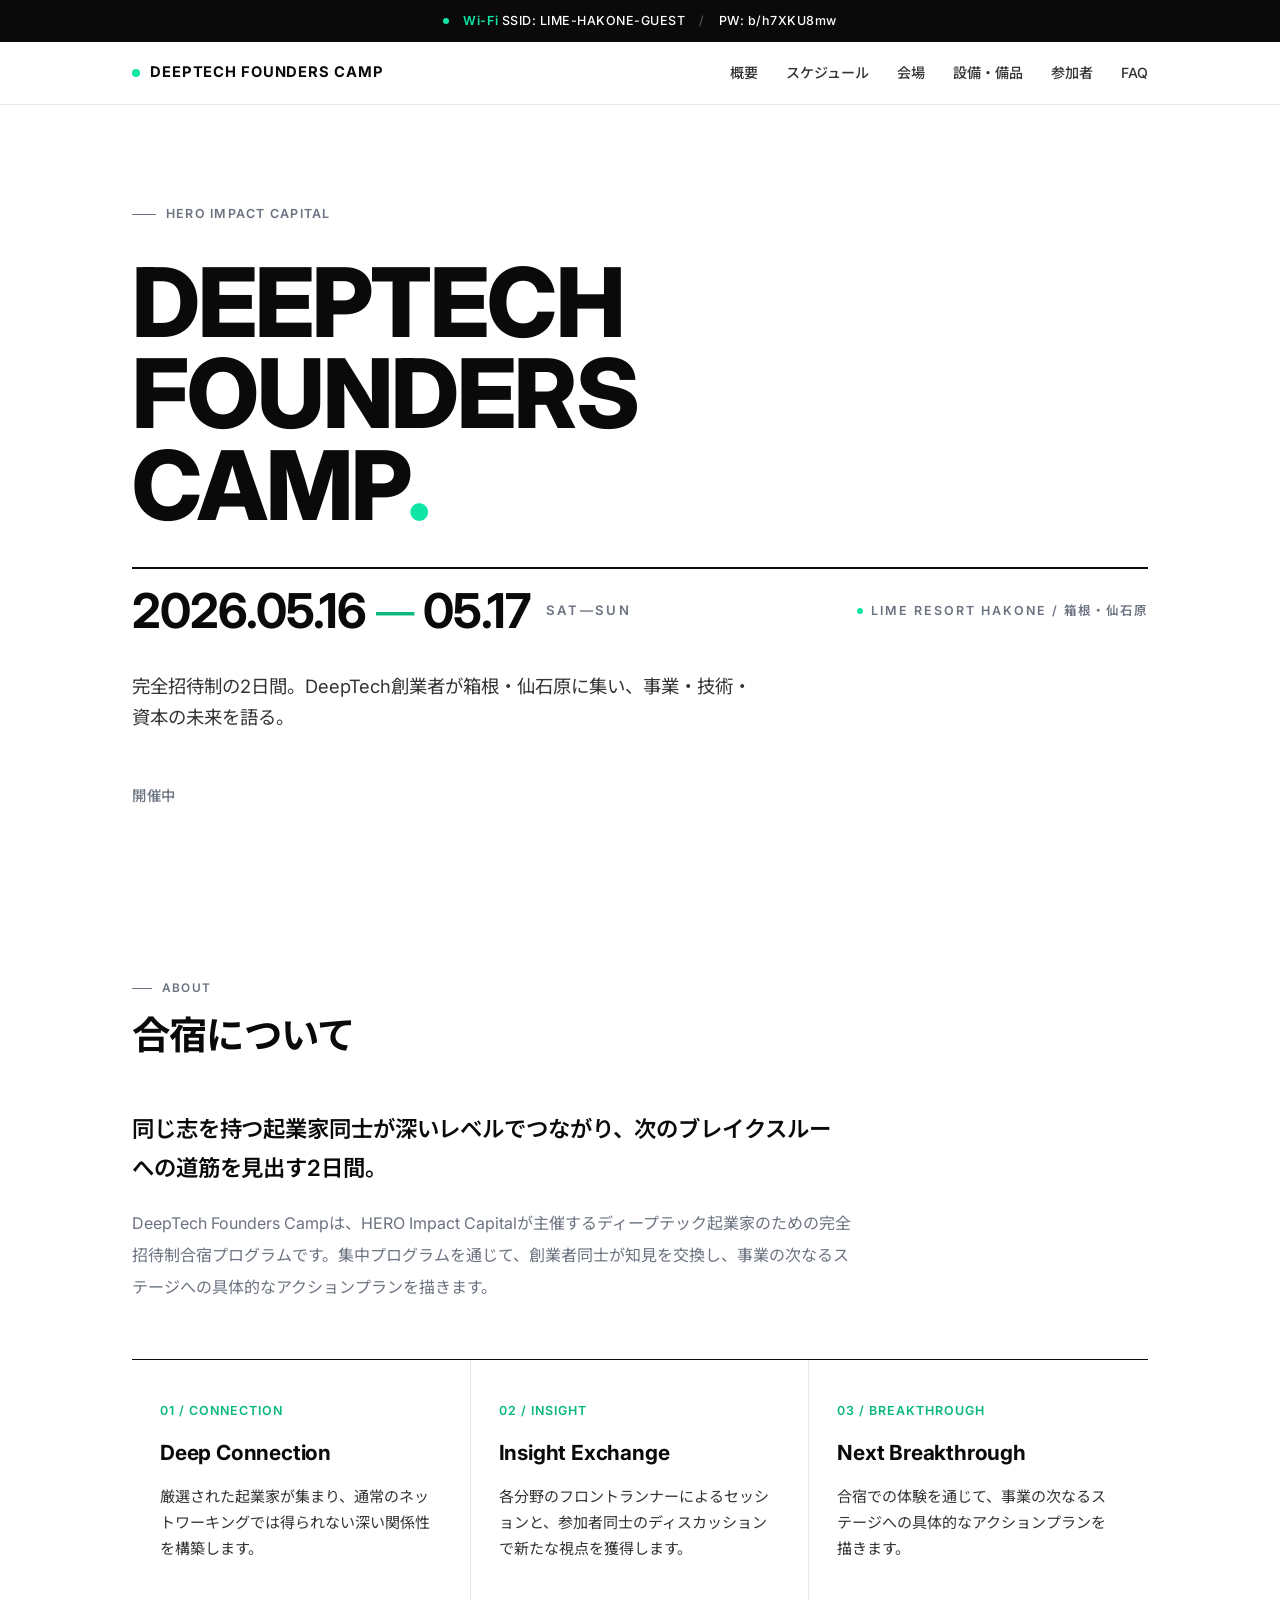
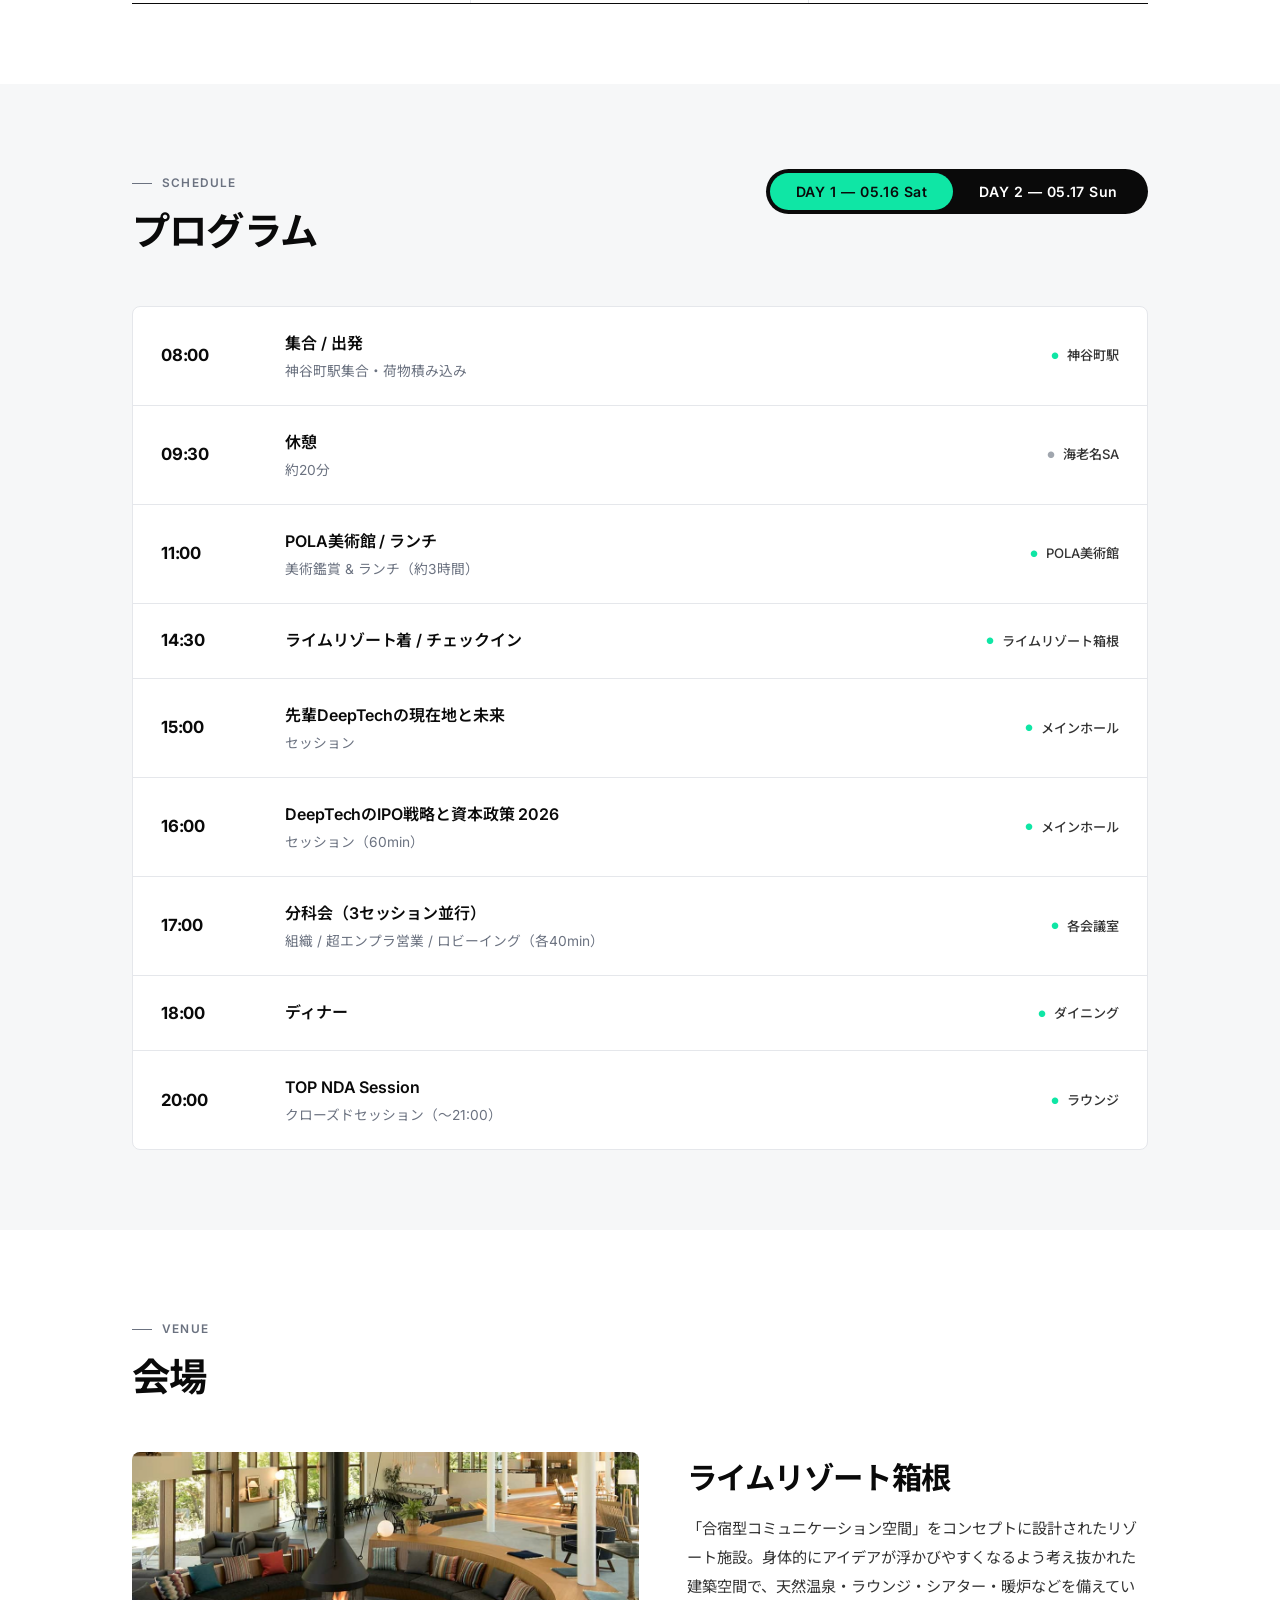
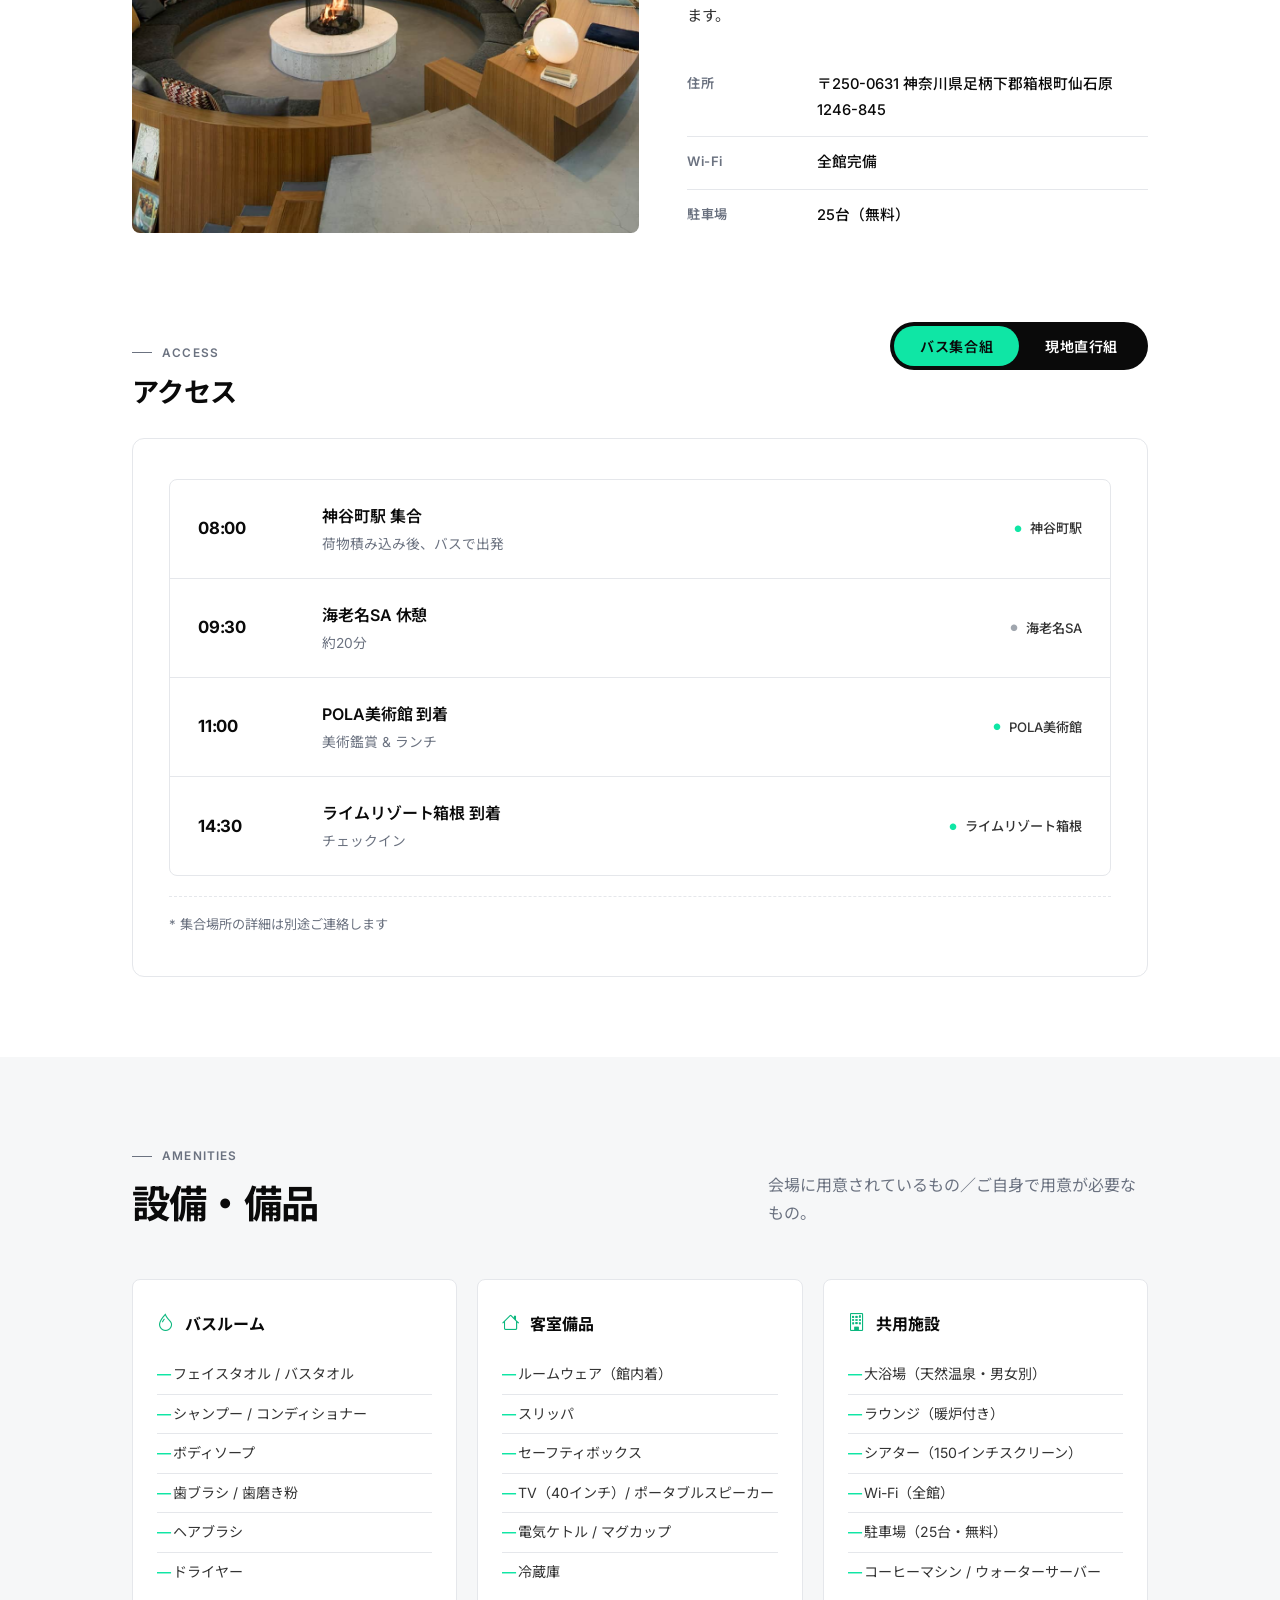
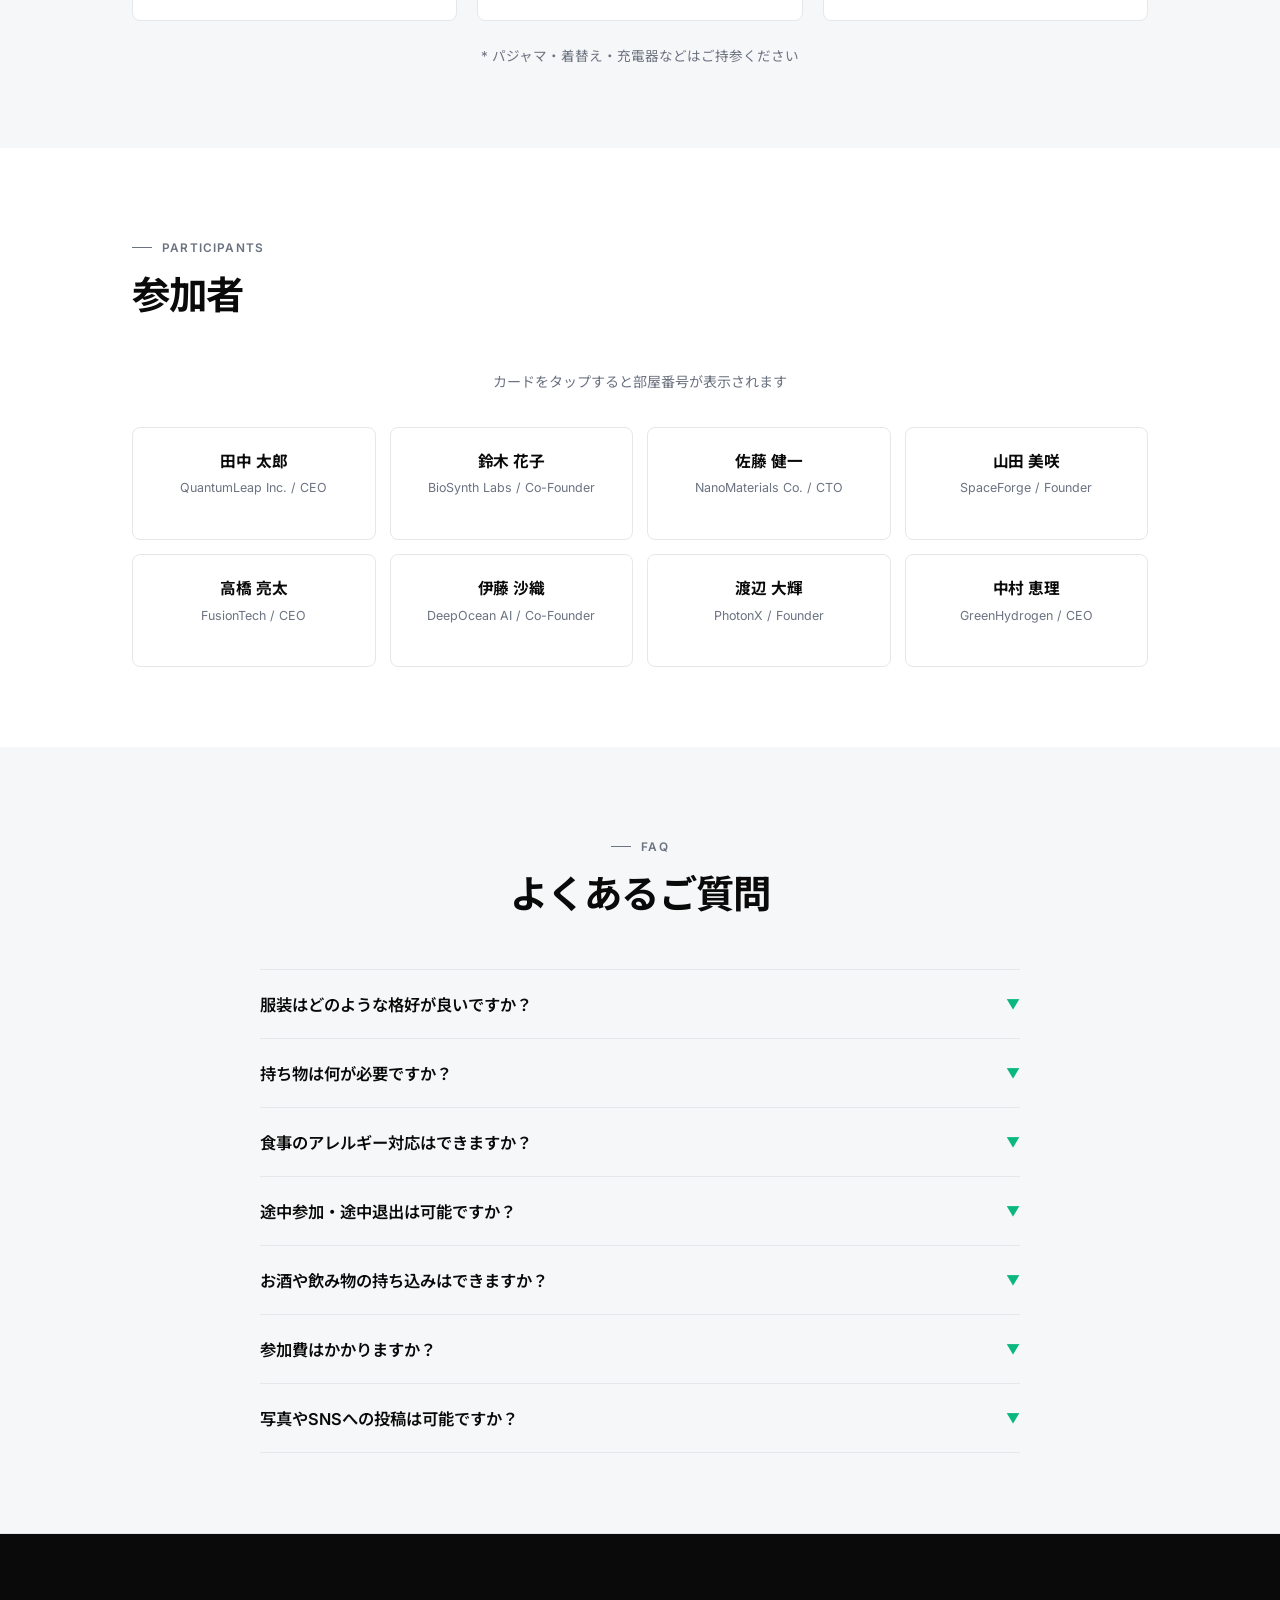
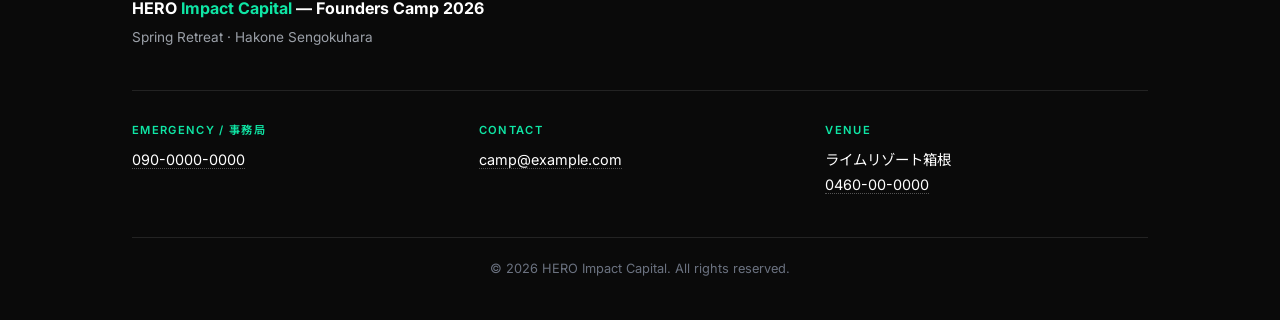
<file: index.html>
<!DOCTYPE html>
<html lang="ja">
<head>
<meta charset="UTF-8">
<meta name="viewport" content="width=device-width, initial-scale=1.0">
<title>DeepTech Founders Camp 2026</title>
<meta name="theme-color" content="#0FE6A5">
<link rel="preconnect" href="https://fonts.googleapis.com">
<link rel="preconnect" href="https://fonts.gstatic.com" crossorigin>
<link href="https://fonts.googleapis.com/css2?family=Inter:wght@400;500;600;700&family=Noto+Sans+JP:wght@400;500;600;700&display=swap" rel="stylesheet">
<link href="https://cdn.jsdelivr.net/npm/bootstrap-icons@1.11.3/font/bootstrap-icons.min.css" rel="stylesheet">
<style>
:root {
  --bg: #FFFFFF;
  --bg-alt: #F6F7F8;
  --bg-card: #FFFFFF;
  --ink: #0A0A0A;
  --ink-2: #333333;
  --ink-3: #6B7280;
  --ink-4: #A0A6AE;
  --accent: #0FE6A5;
  --accent-dark: #0AB77E;
  --border: #E5E7EB;
  --border-strong: #0A0A0A;
}
* { margin: 0; padding: 0; box-sizing: border-box; }
body {
  font-family: "Inter", "Noto Sans JP", "Hiragino Kaku Gothic ProN", sans-serif;
  background: var(--bg);
  color: var(--ink);
  line-height: 1.75;
  font-size: 16px;
  -webkit-font-smoothing: antialiased;
  padding-top: 42px;
}
.container { max-width: 1080px; margin: 0 auto; padding: 0 32px; }
a { color: inherit; }

/* Wi-Fi Bar (fixed top) */
.wifi-bar {
  position: fixed;
  top: 0; left: 0; right: 0;
  z-index: 1100;
  background: var(--ink);
  color: #fff;
  font-size: 0.78rem;
  font-weight: 500;
  letter-spacing: 0.04em;
  padding: 10px 24px;
  text-align: center;
  display: flex;
  align-items: center;
  justify-content: center;
  gap: 14px;
  flex-wrap: wrap;
}
.wifi-bar .dot { width: 6px; height: 6px; background: var(--accent); border-radius: 50%; }
.wifi-bar strong { color: var(--accent); font-weight: 600; letter-spacing: 0.05em; }
.wifi-bar .sep { opacity: 0.3; }

/* Nav */
nav.topnav {
  padding: 18px 0;
  background: rgba(255,255,255,0.94);
  backdrop-filter: blur(10px);
  position: sticky;
  top: 42px;
  z-index: 100;
  border-bottom: 1px solid var(--border);
}
.nav-inner { display: flex; justify-content: space-between; align-items: center; }
.logo {
  font-weight: 700;
  font-size: 0.92rem;
  letter-spacing: 0.06em;
  text-transform: uppercase;
  display: flex;
  align-items: center;
  gap: 10px;
  text-decoration: none;
  color: var(--ink);
}
.logo-mark {
  display: inline-block;
  width: 8px;
  height: 8px;
  background: var(--accent);
  border-radius: 50%;
}
.nav-links { display: flex; gap: 28px; font-size: 0.88rem; font-weight: 500; }
.nav-links a { color: var(--ink-2); text-decoration: none; transition: color 0.2s; }
.nav-links a:hover { color: var(--ink); }
.nav-toggle {
  display: none;
  background: none;
  border: 1px solid var(--border);
  border-radius: 6px;
  padding: 6px 10px;
  cursor: pointer;
  font-size: 1.1rem;
}

/* Hero */
.hero { padding: 90px 0 40px; }
.hero-label {
  display: inline-flex;
  align-items: center;
  gap: 10px;
  font-size: 0.78rem;
  font-weight: 600;
  letter-spacing: 0.1em;
  text-transform: uppercase;
  color: var(--ink-3);
  margin-bottom: 32px;
}
.hero-label::before { content: ""; width: 24px; height: 1px; background: var(--ink-3); }
.hero-title {
  font-size: 6rem;
  font-weight: 800;
  line-height: 0.95;
  letter-spacing: -0.02em;
  margin-bottom: 36px;
  text-transform: uppercase;
  color: var(--ink);
}
.hero-title .line { display: block; }
.hero-title .accent-dot { color: var(--accent); }
.hero-subtitle {
  font-size: 1.15rem;
  color: var(--ink-2);
  max-width: 620px;
  margin-bottom: 48px;
  line-height: 1.7;
}
.countdown {
  display: inline-flex;
  align-items: baseline;
  gap: 6px;
  font-size: 0.9rem;
  color: var(--ink-3);
  margin-bottom: 40px;
  font-weight: 500;
  letter-spacing: 0.04em;
}
.countdown .num { font-size: 1.5rem; font-weight: 700; color: var(--ink); margin-left: 4px; }
.countdown .accent { color: var(--accent-dark); font-weight: 700; }
.hero-date-row {
  display: flex;
  justify-content: space-between;
  align-items: center;
  gap: 24px;
  margin: 12px 0 36px;
  padding-top: 18px;
  border-top: 2px solid var(--ink);
  flex-wrap: wrap;
}
.hero-date {
  display: inline-flex;
  align-items: center;
  gap: 10px;
  font-size: 3rem;
  font-weight: 700;
  letter-spacing: -0.02em;
  color: var(--ink);
  margin: 0;
  line-height: 1;
}
.hero-date .sep {
  color: var(--accent-dark);
  font-weight: 500;
  font-size: 2.4rem;
}
.hero-date .day {
  font-size: 0.82rem;
  font-weight: 600;
  color: var(--ink-3);
  letter-spacing: 0.18em;
  text-transform: uppercase;
  margin-left: 6px;
}
.hero-venue-tag {
  font-size: 0.78rem;
  font-weight: 600;
  color: var(--ink-3);
  letter-spacing: 0.16em;
  text-transform: uppercase;
  margin: 0;
  display: inline-flex;
  align-items: center;
  gap: 8px;
}
.hero-venue-tag::before {
  content: "";
  width: 6px;
  height: 6px;
  background: var(--accent);
  border-radius: 50%;
  flex-shrink: 0;
}

/* Sections */
section { padding: 80px 0; }
.section-head { margin-bottom: 52px; display: flex; align-items: flex-end; justify-content: space-between; flex-wrap: wrap; gap: 24px; }
.section-label {
  display: inline-flex;
  align-items: center;
  gap: 10px;
  font-size: 0.74rem;
  font-weight: 600;
  letter-spacing: 0.1em;
  text-transform: uppercase;
  color: var(--ink-3);
  margin-bottom: 14px;
}
.section-label::before { content: ""; width: 20px; height: 1px; background: var(--ink-3); }
.section-title {
  font-size: 2.4rem;
  font-weight: 700;
  letter-spacing: -0.02em;
  line-height: 1.2;
}
.section-lead { font-size: 1rem; color: var(--ink-3); max-width: 380px; line-height: 1.75; }

/* About */
.about-intro {
  max-width: 720px;
  margin: 0 0 56px;
}
.about-intro .lead {
  font-size: 1.4rem;
  font-weight: 600;
  line-height: 1.7;
  color: var(--ink);
  letter-spacing: -0.005em;
  margin-bottom: 20px;
}
.about-intro p:not(.lead) { font-size: 1rem; line-height: 2; color: var(--ink-3); }
.cards { display: grid; grid-template-columns: repeat(3, 1fr); gap: 0; border-top: 1px solid var(--border-strong); border-bottom: 1px solid var(--border-strong); }
.card { padding: 40px 28px; border-right: 1px solid var(--border); transition: background 0.2s; }
.card:last-child { border-right: none; }
.card:hover { background: var(--bg-alt); }
.card-num { font-size: 0.78rem; font-weight: 600; color: var(--accent-dark); letter-spacing: 0.08em; margin-bottom: 14px; }
.card h3 { font-size: 1.3rem; font-weight: 700; margin-bottom: 12px; letter-spacing: -0.01em; }
.card p { font-size: 0.94rem; color: var(--ink-2); line-height: 1.75; }

/* Schedule */
.schedule-section { background: var(--bg-alt); }
.schedule-tabs { display: inline-flex; background: var(--ink); padding: 4px; border-radius: 999px; margin-bottom: 40px; }
.tab {
  padding: 10px 26px;
  font-size: 0.88rem;
  font-weight: 600;
  letter-spacing: 0.04em;
  color: #fff;
  border-radius: 999px;
  cursor: pointer;
  transition: all 0.2s;
  background: transparent;
  border: none;
  font-family: inherit;
}
.tab.active { background: var(--accent); color: var(--ink); }

.tab-pane { display: none; }
.tab-pane.active { display: block; }

.schedule-list { background: var(--bg-card); border: 1px solid var(--border); border-radius: 8px; overflow: hidden; }
.sch-item {
  display: grid;
  grid-template-columns: 100px 1fr 220px;
  gap: 24px;
  padding: 22px 28px;
  border-bottom: 1px solid var(--border);
  align-items: center;
  transition: background 0.2s;
}
.sch-item:last-child { border-bottom: none; }
.sch-item:hover { background: var(--bg-alt); }
.sch-time { font-size: 1.05rem; font-weight: 700; letter-spacing: -0.01em; }
.sch-content h4 { font-size: 1rem; font-weight: 600; margin-bottom: 2px; letter-spacing: -0.005em; }
.sch-content .desc { font-size: 0.86rem; color: var(--ink-3); }
.sch-place {
  display: inline-flex;
  align-items: center;
  gap: 8px;
  font-size: 0.82rem;
  font-weight: 500;
  color: var(--ink-2);
  justify-self: end;
}
.sch-place::before { content: "●"; color: var(--accent); font-size: 0.55rem; }
.sch-place.muted::before { color: var(--ink-4); }

/* Venue */
.venue-grid { display: grid; grid-template-columns: 1.1fr 1fr; gap: 48px; align-items: start; }
.venue-img {
  width: 100%;
  aspect-ratio: 4/3;
  border-radius: 8px;
  object-fit: cover;
  display: block;
}
.venue-info h3 { font-size: 1.9rem; font-weight: 700; margin-bottom: 10px; letter-spacing: -0.02em; }
.venue-description { color: var(--ink-2); line-height: 1.9; margin-bottom: 28px; font-size: 0.95rem; }
.venue-info .info-table { width: 100%; }
.info-table .row { display: grid; grid-template-columns: 110px 1fr; gap: 20px; padding: 13px 0; border-bottom: 1px solid var(--border); font-size: 0.92rem; }
.info-table .row:last-child { border-bottom: none; }
.info-table .key { font-weight: 600; color: var(--ink-3); font-size: 0.82rem; letter-spacing: 0.04em; }
.info-table .val { font-weight: 500; }

/* Access */
.access-section { margin-top: 80px; }
.access-wrap { background: var(--bg-card); border: 1px solid var(--border); border-radius: 12px; padding: 40px 36px; }
.access-inner { margin-top: 20px; }
.access-col h5 {
  font-size: 0.82rem;
  font-weight: 700;
  color: var(--accent-dark);
  letter-spacing: 0.08em;
  text-transform: uppercase;
  margin-bottom: 14px;
  display: flex;
  align-items: center;
  gap: 8px;
}
.access-col ul { list-style: none; }
.access-col ul li { padding: 8px 0 8px 16px; border-left: 2px solid var(--border); margin-left: 4px; font-size: 0.9rem; color: var(--ink-2); }
.access-grid { display: grid; grid-template-columns: 1fr 1fr; gap: 36px; margin-top: 20px; }
.access-note { font-size: 0.82rem; color: var(--ink-3); margin-top: 20px; padding-top: 16px; border-top: 1px dashed var(--border); }

/* Amenities */
.amenities-grid { display: grid; grid-template-columns: repeat(3, 1fr); gap: 20px; }
.amenity-card {
  background: var(--bg-card);
  border: 1px solid var(--border);
  padding: 28px 24px;
  border-radius: 8px;
  transition: all 0.2s;
}
.amenity-card:hover { border-color: var(--ink); }
.amenity-card h4 {
  font-size: 1rem;
  font-weight: 700;
  margin-bottom: 16px;
  display: flex;
  align-items: center;
  gap: 10px;
}
.amenity-card h4 i { color: var(--accent-dark); font-size: 1.1rem; }
.amenity-list { list-style: none; }
.amenity-list li {
  font-size: 0.88rem;
  color: var(--ink-2);
  padding: 7px 0;
  padding-left: 16px;
  position: relative;
  border-bottom: 1px solid var(--border);
}
.amenity-list li:last-child { border-bottom: none; }
.amenity-list li::before {
  content: "—";
  color: var(--accent);
  position: absolute;
  left: 0;
  font-weight: 600;
}
.amenities-note { font-size: 0.85rem; color: var(--ink-3); margin-top: 24px; text-align: center; }

/* Participants */
.participants-note { font-size: 0.88rem; color: var(--ink-3); margin-bottom: 32px; text-align: center; }
.participants-grid { display: grid; grid-template-columns: repeat(4, 1fr); gap: 14px; }
.participant-card {
  background: var(--bg-card);
  border: 1px solid var(--border);
  padding: 20px 16px;
  border-radius: 8px;
  text-align: center;
  cursor: pointer;
  transition: all 0.2s;
  position: relative;
}
.participant-card:hover { border-color: var(--ink); }
.participant-card h5 { font-size: 0.98rem; font-weight: 700; margin-bottom: 4px; letter-spacing: -0.01em; }
.participant-card .org { font-size: 0.78rem; color: var(--ink-3); line-height: 1.5; }
.participant-card .room {
  font-size: 0.78rem;
  color: var(--accent-dark);
  font-weight: 700;
  letter-spacing: 0.08em;
  margin-top: 10px;
  padding-top: 10px;
  border-top: 1px dashed var(--border);
  max-height: 0;
  overflow: hidden;
  opacity: 0;
  transition: all 0.3s;
}
.participant-card.show .room {
  max-height: 40px;
  opacity: 1;
}

/* FAQ */
.faq-section { background: var(--bg-alt); }
.faq-list { max-width: 760px; margin: 0 auto; }
.faq-item { border-bottom: 1px solid var(--border); }
.faq-item:first-child { border-top: 1px solid var(--border); }
.faq-q {
  width: 100%;
  text-align: left;
  padding: 22px 0;
  background: none;
  border: none;
  font-family: inherit;
  font-size: 1.02rem;
  font-weight: 600;
  color: var(--ink);
  cursor: pointer;
  display: flex;
  justify-content: space-between;
  align-items: center;
  gap: 20px;
}
.faq-q .arrow { color: var(--accent-dark); transition: transform 0.2s; font-size: 0.85rem; }
.faq-item.open .faq-q .arrow { transform: rotate(180deg); }
.faq-a {
  max-height: 0;
  overflow: hidden;
  transition: max-height 0.3s ease;
  color: var(--ink-2);
  font-size: 0.94rem;
  line-height: 1.9;
}
.faq-item.open .faq-a { max-height: 500px; padding-bottom: 22px; }

/* Footer */
footer { padding: 60px 0 40px; border-top: 1px solid var(--border); background: var(--ink); color: #fff; }
.footer-brand { margin-bottom: 40px; }
.footer-brand p:first-child { font-size: 1rem; font-weight: 700; margin-bottom: 4px; }
.footer-brand p:first-child .accent { color: var(--accent); }
.footer-brand p:last-child { font-size: 0.85rem; color: #9BA0A8; }
.footer-contacts { display: grid; grid-template-columns: repeat(3, 1fr); gap: 24px; padding-top: 30px; border-top: 1px solid rgba(255,255,255,0.1); }
.footer-contact .label {
  font-size: 0.7rem;
  color: var(--accent);
  font-weight: 600;
  letter-spacing: 0.12em;
  text-transform: uppercase;
  margin-bottom: 6px;
}
.footer-contact .value { font-size: 0.9rem; }
.footer-contact .value a { color: #fff; text-decoration: none; border-bottom: 1px dotted rgba(255,255,255,0.3); }
.footer-contact .value a:hover { color: var(--accent); }
.footer-copyright { margin-top: 40px; padding-top: 20px; border-top: 1px solid rgba(255,255,255,0.1); font-size: 0.8rem; color: #6B7280; text-align: center; }

@media (max-width: 768px) {
  body { padding-top: 54px; }
  .wifi-bar { font-size: 0.72rem; padding: 8px 16px; gap: 8px; }
  .wifi-bar .sep { display: none; }
  .hero { padding: 60px 0 50px; }
  .hero-title { font-size: 3rem; margin-bottom: 28px; }
  .hero-subtitle { font-size: 1rem; }
  .hero-date-row { padding-top: 12px; margin: 8px 0 28px; gap: 12px; }
  .hero-date { font-size: 1.8rem; gap: 8px; flex-wrap: wrap; letter-spacing: -0.02em; }
  .hero-date .sep { font-size: 1.5rem; }
  .hero-date .day { font-size: 0.7rem; }
  .hero-venue-tag { font-size: 0.7rem; }
  section { padding: 60px 0; }
  .about-intro .lead { font-size: 1.15rem; }
  .section-title { font-size: 1.7rem; }
  .container { padding: 0 20px; }
  .about-intro p { font-size: 0.98rem; line-height: 1.9; }
  .cards { grid-template-columns: 1fr; }
  .card { border-right: none; border-bottom: 1px solid var(--border); }
  .sch-item { grid-template-columns: 1fr; gap: 6px; padding: 18px 20px; }
  .sch-place { justify-self: start; }
  .venue-grid { grid-template-columns: 1fr; gap: 30px; }
  .access-grid { grid-template-columns: 1fr; gap: 24px; }
  .access-wrap { padding: 28px 20px; }
  .amenities-grid { grid-template-columns: 1fr; }
  .participants-grid { grid-template-columns: repeat(2, 1fr); }
  .footer-contacts { grid-template-columns: 1fr; gap: 18px; }
  .nav-toggle { display: block; }
  .nav-links {
    display: none;
    position: absolute;
    top: 100%;
    left: 0;
    right: 0;
    background: #fff;
    border-bottom: 1px solid var(--border);
    flex-direction: column;
    padding: 16px 20px;
    gap: 14px;
  }
  .nav-links.open { display: flex; }
}
</style>
</head>
<body>

<!-- Wi-Fi Bar -->
<div class="wifi-bar">
  <span class="dot"></span>
  <span><strong>Wi-Fi</strong> SSID: LIME-HAKONE-GUEST</span>
  <span class="sep">/</span>
  <span>PW: b/h7XKU8mw</span>
</div>

<!-- Navigation -->
<nav class="topnav">
  <div class="container nav-inner">
    <a class="logo" href="#top"><span class="logo-mark"></span>DeepTech Founders Camp</a>
    <button class="nav-toggle" id="navToggle" aria-label="メニュー"><i class="bi bi-list"></i></button>
    <div class="nav-links" id="navLinks">
      <a href="#about">概要</a>
      <a href="#schedule">スケジュール</a>
      <a href="#venue">会場</a>
      <a href="#amenities">設備・備品</a>
      <a href="#participants">参加者</a>
      <a href="#faq">FAQ</a>
    </div>
  </div>
</nav>

<!-- Hero -->
<section id="top" class="hero">
  <div class="container">
    <div class="hero-label">HERO Impact Capital</div>
    <h1 class="hero-title">
      <span class="line">DeepTech</span>
      <span class="line">Founders</span>
      <span class="line">Camp<span class="accent-dot">.</span></span>
    </h1>
    <div class="hero-date-row">
      <p class="hero-date">2026.05.16 <span class="sep">—</span> 05.17 <span class="day">Sat—Sun</span></p>
      <p class="hero-venue-tag">LIME RESORT HAKONE / 箱根・仙石原</p>
    </div>
    <p class="hero-subtitle">完全招待制の2日間。DeepTech創業者が箱根・仙石原に集い、事業・技術・資本の未来を語る。</p>
    <div class="countdown" id="countdown"></div>
  </div>
</section>

<!-- About -->
<section id="about">
  <div class="container">
    <div class="section-head">
      <div>
        <div class="section-label">About</div>
        <h2 class="section-title">合宿について</h2>
      </div>
    </div>
    <div class="about-intro">
      <p class="lead">同じ志を持つ起業家同士が深いレベルでつながり、次のブレイクスルーへの道筋を見出す2日間。</p>
      <p>DeepTech Founders Campは、HERO Impact Capitalが主催するディープテック起業家のための完全招待制合宿プログラムです。集中プログラムを通じて、創業者同士が知見を交換し、事業の次なるステージへの具体的なアクションプランを描きます。</p>
    </div>
    <div class="cards">
      <div class="card">
        <div class="card-num">01 / CONNECTION</div>
        <h3>Deep Connection</h3>
        <p>厳選された起業家が集まり、通常のネットワーキングでは得られない深い関係性を構築します。</p>
      </div>
      <div class="card">
        <div class="card-num">02 / INSIGHT</div>
        <h3>Insight Exchange</h3>
        <p>各分野のフロントランナーによるセッションと、参加者同士のディスカッションで新たな視点を獲得します。</p>
      </div>
      <div class="card">
        <div class="card-num">03 / BREAKTHROUGH</div>
        <h3>Next Breakthrough</h3>
        <p>合宿での体験を通じて、事業の次なるステージへの具体的なアクションプランを描きます。</p>
      </div>
    </div>
  </div>
</section>

<!-- Schedule -->
<section id="schedule" class="schedule-section">
  <div class="container">
    <div class="section-head">
      <div>
        <div class="section-label">Schedule</div>
        <h2 class="section-title">プログラム</h2>
      </div>
      <div class="schedule-tabs" role="tablist">
        <button class="tab active" data-tab="day1">DAY 1 — 05.16 Sat</button>
        <button class="tab" data-tab="day2">DAY 2 — 05.17 Sun</button>
      </div>
    </div>

    <div id="day1" class="tab-pane active">
      <div class="schedule-list">
        <div class="sch-item">
          <div class="sch-time">08:00</div>
          <div class="sch-content"><h4>集合 / 出発</h4><div class="desc">神谷町駅集合・荷物積み込み</div></div>
          <div class="sch-place">神谷町駅</div>
        </div>
        <div class="sch-item">
          <div class="sch-time">09:30</div>
          <div class="sch-content"><h4>休憩</h4><div class="desc">約20分</div></div>
          <div class="sch-place muted">海老名SA</div>
        </div>
        <div class="sch-item">
          <div class="sch-time">11:00</div>
          <div class="sch-content"><h4>POLA美術館 / ランチ</h4><div class="desc">美術鑑賞 & ランチ（約3時間）</div></div>
          <div class="sch-place">POLA美術館</div>
        </div>
        <div class="sch-item">
          <div class="sch-time">14:30</div>
          <div class="sch-content"><h4>ライムリゾート着 / チェックイン</h4><div class="desc"></div></div>
          <div class="sch-place">ライムリゾート箱根</div>
        </div>
        <div class="sch-item">
          <div class="sch-time">15:00</div>
          <div class="sch-content"><h4>先輩DeepTechの現在地と未来</h4><div class="desc">セッション</div></div>
          <div class="sch-place">メインホール</div>
        </div>
        <div class="sch-item">
          <div class="sch-time">16:00</div>
          <div class="sch-content"><h4>DeepTechのIPO戦略と資本政策 2026</h4><div class="desc">セッション（60min）</div></div>
          <div class="sch-place">メインホール</div>
        </div>
        <div class="sch-item">
          <div class="sch-time">17:00</div>
          <div class="sch-content"><h4>分科会（3セッション並行）</h4><div class="desc">組織 / 超エンプラ営業 / ロビーイング（各40min）</div></div>
          <div class="sch-place">各会議室</div>
        </div>
        <div class="sch-item">
          <div class="sch-time">18:00</div>
          <div class="sch-content"><h4>ディナー</h4><div class="desc"></div></div>
          <div class="sch-place">ダイニング</div>
        </div>
        <div class="sch-item">
          <div class="sch-time">20:00</div>
          <div class="sch-content"><h4>TOP NDA Session</h4><div class="desc">クローズドセッション（〜21:00）</div></div>
          <div class="sch-place">ラウンジ</div>
        </div>
      </div>
    </div>

    <div id="day2" class="tab-pane">
      <div class="schedule-list">
        <div class="sch-item">
          <div class="sch-time">08:00</div>
          <div class="sch-content"><h4>Morning</h4><div class="desc">朝食 & フリータイム</div></div>
          <div class="sch-place">ダイニング</div>
        </div>
        <div class="sch-item">
          <div class="sch-time">09:00</div>
          <div class="sch-content"><h4>Best Pitch 大解説</h4><div class="desc">セッション（90min）</div></div>
          <div class="sch-place">メインホール</div>
        </div>
        <div class="sch-item">
          <div class="sch-time">10:30</div>
          <div class="sch-content"><h4>Closing</h4><div class="desc">振り返り & ネクストステップ</div></div>
          <div class="sch-place">メインホール</div>
        </div>
        <div class="sch-item">
          <div class="sch-time">11:00</div>
          <div class="sch-content"><h4>温泉 / Lunch</h4><div class="desc">リラックスタイム & 解散</div></div>
          <div class="sch-place">大浴場・ダイニング</div>
        </div>
      </div>
    </div>
  </div>
</section>

<!-- Venue -->
<section id="venue">
  <div class="container">
    <div class="section-head">
      <div>
        <div class="section-label">Venue</div>
        <h2 class="section-title">会場</h2>
      </div>
    </div>
    <div class="venue-grid">
      <img src="img/venue-main.jpg" alt="ライムリゾート箱根" class="venue-img">
      <div class="venue-info">
        <h3>ライムリゾート箱根</h3>
        <p class="venue-description">「合宿型コミュニケーション空間」をコンセプトに設計されたリゾート施設。身体的にアイデアが浮かびやすくなるよう考え抜かれた建築空間で、天然温泉・ラウンジ・シアター・暖炉などを備えています。</p>
        <div class="info-table">
          <div class="row"><div class="key">住所</div><div class="val">〒250-0631 神奈川県足柄下郡箱根町仙石原1246-845</div></div>
          <div class="row"><div class="key">Wi-Fi</div><div class="val">全館完備</div></div>
          <div class="row"><div class="key">駐車場</div><div class="val">25台（無料）</div></div>
        </div>
      </div>
    </div>

    <!-- Access -->
    <div class="access-section">
      <div class="section-head" style="margin-bottom: 28px;">
        <div>
          <div class="section-label">Access</div>
          <h2 class="section-title" style="font-size: 1.7rem;">アクセス</h2>
        </div>
        <div class="schedule-tabs" role="tablist">
          <button class="tab active" data-tab="bus">バス集合組</button>
          <button class="tab" data-tab="direct">現地直行組</button>
        </div>
      </div>

      <div id="bus" class="tab-pane active">
        <div class="access-wrap">
          <div class="schedule-list" style="box-shadow: none;">
            <div class="sch-item">
              <div class="sch-time">08:00</div>
              <div class="sch-content"><h4>神谷町駅 集合</h4><div class="desc">荷物積み込み後、バスで出発</div></div>
              <div class="sch-place">神谷町駅</div>
            </div>
            <div class="sch-item">
              <div class="sch-time">09:30</div>
              <div class="sch-content"><h4>海老名SA 休憩</h4><div class="desc">約20分</div></div>
              <div class="sch-place muted">海老名SA</div>
            </div>
            <div class="sch-item">
              <div class="sch-time">11:00</div>
              <div class="sch-content"><h4>POLA美術館 到着</h4><div class="desc">美術鑑賞 & ランチ</div></div>
              <div class="sch-place">POLA美術館</div>
            </div>
            <div class="sch-item">
              <div class="sch-time">14:30</div>
              <div class="sch-content"><h4>ライムリゾート箱根 到着</h4><div class="desc">チェックイン</div></div>
              <div class="sch-place">ライムリゾート箱根</div>
            </div>
          </div>
          <p class="access-note">* 集合場所の詳細は別途ご連絡します</p>
        </div>
      </div>

      <div id="direct" class="tab-pane">
        <div class="access-wrap">
          <p style="font-size: 0.95rem; margin-bottom: 6px;">14:30までにライムリゾート箱根へ直接お越しください。</p>
          <div class="access-grid">
            <div class="access-col">
              <h5><i class="bi bi-train-front"></i>電車の場合</h5>
              <ul>
                <li>新宿 → 箱根湯本（小田急ロマンスカー 約85分）</li>
                <li>箱根湯本駅 → 箱根登山バス（桃源台線）</li>
                <li>「南仙石原」下車 → 徒歩3分</li>
              </ul>
            </div>
            <div class="access-col">
              <h5><i class="bi bi-car-front"></i>車の場合</h5>
              <ul>
                <li>東名高速 → 御殿場IC</li>
                <li>国道138号線で仙石原方面へ</li>
                <li>駐車場あり（25台・無料）</li>
              </ul>
            </div>
          </div>
          <p class="access-note">* 直行の方はPOLA美術館ランチには参加できません。昼食は各自お済ませください。</p>
        </div>
      </div>
    </div>
  </div>
</section>

<!-- Amenities -->
<section id="amenities" class="schedule-section">
  <div class="container">
    <div class="section-head">
      <div>
        <div class="section-label">Amenities</div>
        <h2 class="section-title">設備・備品</h2>
      </div>
      <p class="section-lead">会場に用意されているもの／ご自身で用意が必要なもの。</p>
    </div>
    <div class="amenities-grid">
      <div class="amenity-card">
        <h4><i class="bi bi-droplet"></i>バスルーム</h4>
        <ul class="amenity-list">
          <li>フェイスタオル / バスタオル</li>
          <li>シャンプー / コンディショナー</li>
          <li>ボディソープ</li>
          <li>歯ブラシ / 歯磨き粉</li>
          <li>ヘアブラシ</li>
          <li>ドライヤー</li>
        </ul>
      </div>
      <div class="amenity-card">
        <h4><i class="bi bi-house"></i>客室備品</h4>
        <ul class="amenity-list">
          <li>ルームウェア（館内着）</li>
          <li>スリッパ</li>
          <li>セーフティボックス</li>
          <li>TV（40インチ）/ ポータブルスピーカー</li>
          <li>電気ケトル / マグカップ</li>
          <li>冷蔵庫</li>
        </ul>
      </div>
      <div class="amenity-card">
        <h4><i class="bi bi-building"></i>共用施設</h4>
        <ul class="amenity-list">
          <li>大浴場（天然温泉・男女別）</li>
          <li>ラウンジ（暖炉付き）</li>
          <li>シアター（150インチスクリーン）</li>
          <li>Wi-Fi（全館）</li>
          <li>駐車場（25台・無料）</li>
          <li>コーヒーマシン / ウォーターサーバー</li>
        </ul>
      </div>
    </div>
    <p class="amenities-note">* パジャマ・着替え・充電器などはご持参ください</p>
  </div>
</section>

<!-- Participants -->
<section id="participants">
  <div class="container">
    <div class="section-head">
      <div>
        <div class="section-label">Participants</div>
        <h2 class="section-title">参加者</h2>
      </div>
    </div>
    <p class="participants-note">カードをタップすると部屋番号が表示されます</p>
    <div class="participants-grid">
      <div class="participant-card">
        <h5>田中 太郎</h5>
        <p class="org">QuantumLeap Inc. / CEO</p>
        <p class="room">Room 201</p>
      </div>
      <div class="participant-card">
        <h5>鈴木 花子</h5>
        <p class="org">BioSynth Labs / Co-Founder</p>
        <p class="room">Room 203</p>
      </div>
      <div class="participant-card">
        <h5>佐藤 健一</h5>
        <p class="org">NanoMaterials Co. / CTO</p>
        <p class="room">Room 201</p>
      </div>
      <div class="participant-card">
        <h5>山田 美咲</h5>
        <p class="org">SpaceForge / Founder</p>
        <p class="room">Room 204</p>
      </div>
      <div class="participant-card">
        <h5>高橋 亮太</h5>
        <p class="org">FusionTech / CEO</p>
        <p class="room">Room 202</p>
      </div>
      <div class="participant-card">
        <h5>伊藤 沙織</h5>
        <p class="org">DeepOcean AI / Co-Founder</p>
        <p class="room">Room 205</p>
      </div>
      <div class="participant-card">
        <h5>渡辺 大輝</h5>
        <p class="org">PhotonX / Founder</p>
        <p class="room">Room 202</p>
      </div>
      <div class="participant-card">
        <h5>中村 恵理</h5>
        <p class="org">GreenHydrogen / CEO</p>
        <p class="room">Room 205</p>
      </div>
    </div>
  </div>
</section>

<!-- FAQ -->
<section id="faq" class="faq-section">
  <div class="container">
    <div class="section-head" style="justify-content: center;">
      <div style="text-align: center;">
        <div class="section-label" style="justify-content: center;">FAQ</div>
        <h2 class="section-title">よくあるご質問</h2>
      </div>
    </div>
    <div class="faq-list">
      <div class="faq-item">
        <button class="faq-q">服装はどのような格好が良いですか？<span class="arrow">▼</span></button>
        <div class="faq-a"><p>カジュアルな服装でお越しください。セッション中もリラックスした雰囲気で進行します。散歩やアクティビティに参加される方は動きやすい靴もお持ちください。</p></div>
      </div>
      <div class="faq-item">
        <button class="faq-q">持ち物は何が必要ですか？<span class="arrow">▼</span></button>
        <div class="faq-a"><p>宿泊に必要なアメニティ（タオル・歯ブラシ等）は会場に用意されています。ノートPC、名刺、着替えをお持ちください。温泉がありますので、必要な方は水着もご持参ください。</p></div>
      </div>
      <div class="faq-item">
        <button class="faq-q">食事のアレルギー対応はできますか？<span class="arrow">▼</span></button>
        <div class="faq-a"><p>はい、対応可能です。アレルギーや食事制限がある方は、事前に事務局までお知らせください。ベジタリアン・ヴィーガン対応も可能です。</p></div>
      </div>
      <div class="faq-item">
        <button class="faq-q">途中参加・途中退出は可能ですか？<span class="arrow">▼</span></button>
        <div class="faq-a"><p>できる限り全プログラムへのご参加をお願いしておりますが、やむを得ない事情がある場合は事前にご相談ください。送迎バスの時刻以外でのアクセスについてもご案内いたします。</p></div>
      </div>
      <div class="faq-item">
        <button class="faq-q">お酒や飲み物の持ち込みはできますか？<span class="arrow">▼</span></button>
        <div class="faq-a"><p>お飲み物の持ち込みは無料ですが、グラスの貸し出しは有料となります。事前にグラスの貸し出しご希望をお申し付けください。紙コップなどをご用意いただくことをおすすめします。</p></div>
      </div>
      <div class="faq-item">
        <button class="faq-q">参加費はかかりますか？<span class="arrow">▼</span></button>
        <div class="faq-a"><p>宿泊費・食事代を含め、参加費は無料です。会場までの交通費は各自ご負担ください。</p></div>
      </div>
      <div class="faq-item">
        <button class="faq-q">写真やSNSへの投稿は可能ですか？<span class="arrow">▼</span></button>
        <div class="faq-a"><p>クローズドイベントのため、セッション内容の詳細な公開はお控えください。会場の風景や集合写真などは、参加者の同意を得た上で投稿可能です。詳細はオープニングセッションでご案内します。</p></div>
      </div>
    </div>
  </div>
</section>

<!-- Footer -->
<footer>
  <div class="container">
    <div class="footer-brand">
      <p>HERO <span class="accent">Impact Capital</span> — Founders Camp 2026</p>
      <p>Spring Retreat · Hakone Sengokuhara</p>
    </div>
    <div class="footer-contacts">
      <div class="footer-contact">
        <div class="label">Emergency / 事務局</div>
        <div class="value"><a href="tel:090-0000-0000">090-0000-0000</a></div>
      </div>
      <div class="footer-contact">
        <div class="label">Contact</div>
        <div class="value"><a href="mailto:camp@example.com">camp@example.com</a></div>
      </div>
      <div class="footer-contact">
        <div class="label">Venue</div>
        <div class="value">ライムリゾート箱根<br><a href="tel:0460-00-0000">0460-00-0000</a></div>
      </div>
    </div>
    <p class="footer-copyright">© 2026 HERO Impact Capital. All rights reserved.</p>
  </div>
</footer>

<script>
// Countdown
(function() {
  const target = new Date('2026-05-16T08:00:00+09:00').getTime();
  const el = document.getElementById('countdown');
  function update() {
    const now = Date.now();
    const diff = target - now;
    if (diff <= 0) { el.textContent = '開催中'; return; }
    const days = Math.floor(diff / (1000 * 60 * 60 * 24));
    el.innerHTML = `開催まで<span class="num accent">${days}</span><span>日</span>`;
  }
  update();
  setInterval(update, 60000);
})();

// Tabs (works for schedule and access)
document.querySelectorAll('.schedule-tabs').forEach(group => {
  const tabs = group.querySelectorAll('.tab');
  tabs.forEach(tab => {
    tab.addEventListener('click', () => {
      const targetId = tab.dataset.tab;
      tabs.forEach(t => t.classList.remove('active'));
      tab.classList.add('active');
      // Find sibling panes — look at parent section's tab-panes
      const scope = group.closest('section') || group.closest('.access-section') || document;
      const targetPane = scope.querySelector('#' + targetId);
      if (!targetPane) return;
      // Determine sibling panes (same parent as target)
      const parent = targetPane.parentElement;
      parent.querySelectorAll(':scope > .tab-pane').forEach(p => p.classList.remove('active'));
      targetPane.classList.add('active');
    });
  });
});

// Participant cards - click to reveal room
document.querySelectorAll('.participant-card').forEach(card => {
  card.addEventListener('click', () => card.classList.toggle('show'));
});

// FAQ accordion
document.querySelectorAll('.faq-q').forEach(btn => {
  btn.addEventListener('click', () => {
    const item = btn.closest('.faq-item');
    item.classList.toggle('open');
  });
});

// Mobile nav toggle
document.getElementById('navToggle')?.addEventListener('click', () => {
  document.getElementById('navLinks').classList.toggle('open');
});
document.querySelectorAll('#navLinks a').forEach(a => {
  a.addEventListener('click', () => document.getElementById('navLinks').classList.remove('open'));
});
</script>

</body>
</html>
</file>
